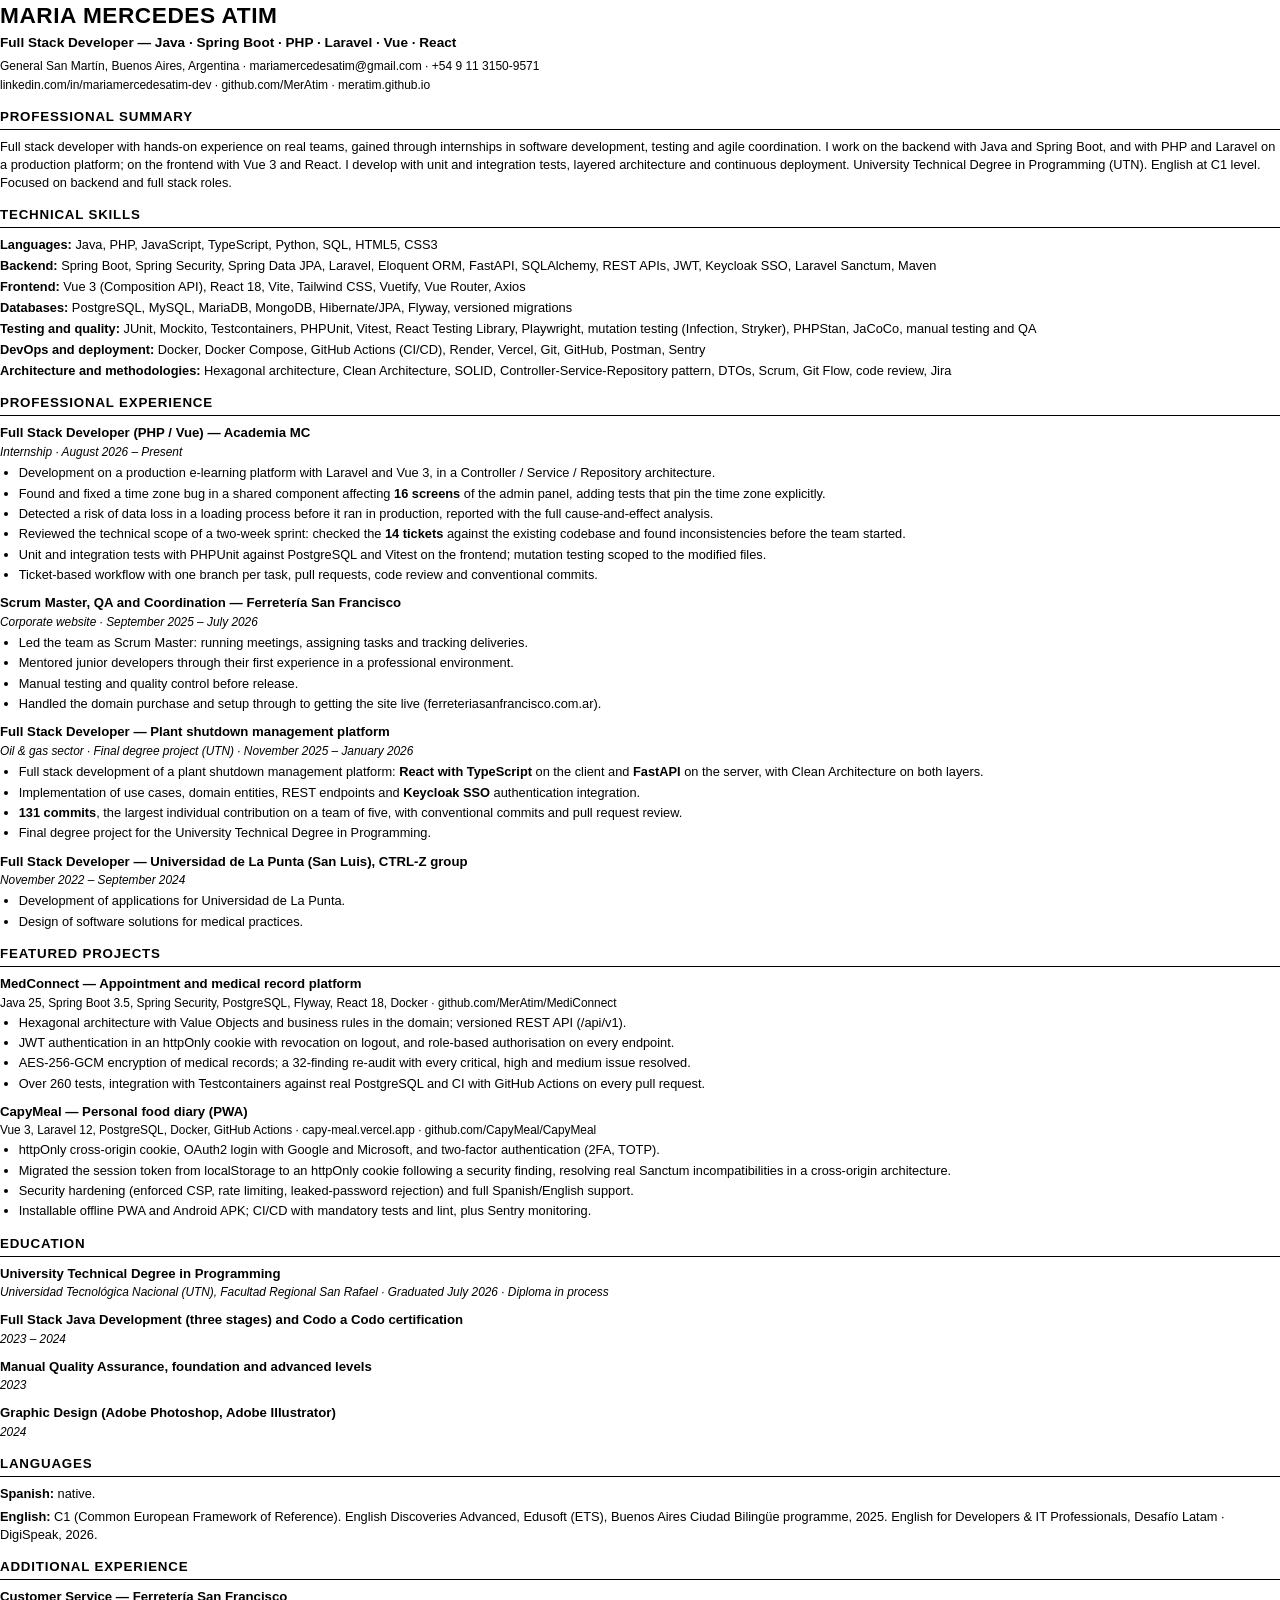
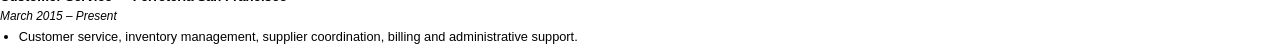
<file: cv/cv-en.html>
<!DOCTYPE html>
<html lang="en">
<head>
<meta charset="UTF-8">
<title>Maria Mercedes Atim - Resume</title>
<style>
  /* CV optimizado para ATS: una sola columna, sin tablas, sin imagenes,
     sin cajas de texto, encabezados estandar y texto seleccionable. */
  @page { size: A4; margin: 13mm 14mm; }

  * { margin: 0; padding: 0; box-sizing: border-box; }

  body {
    font-family: Arial, Helvetica, sans-serif;
    font-size: 9.6pt;
    line-height: 1.38;
    color: #000;
    background: #fff;
  }

  h1 {
    font-size: 17pt;
    letter-spacing: 0.4pt;
    margin-bottom: 2pt;
  }

  .headline {
    font-size: 10.2pt;
    font-weight: bold;
    margin-bottom: 4pt;
  }

  .contact { font-size: 9pt; margin-bottom: 2pt; }
  .contact a { color: #000; text-decoration: none; }

  h2 {
    font-size: 10pt;
    text-transform: uppercase;
    letter-spacing: 0.6pt;
    border-bottom: 1pt solid #000;
    padding-bottom: 2pt;
    margin: 11pt 0 6pt;
  }

  h3 { font-size: 9.9pt; margin-bottom: 1pt; }

  .meta {
    font-size: 8.9pt;
    font-style: italic;
    margin-bottom: 3pt;
  }

  .role { margin-bottom: 8pt; }
  .role:last-child { margin-bottom: 0; }

  ul { margin: 0 0 0 14pt; }
  li { margin-bottom: 2pt; }

  p { margin-bottom: 4pt; }

  .skills p { margin-bottom: 2.5pt; }
  .skills strong { display: inline; }

  .tech { font-size: 8.9pt; margin-bottom: 2pt; }

  /* Evita que un bloque se corte entre paginas */
  .role, .skills p { page-break-inside: avoid; }
  h2 { page-break-after: avoid; }
</style>
</head>
<body>

<h1>MARIA MERCEDES ATIM</h1>
<p class="headline">Full Stack Developer &mdash; Java &middot; Spring Boot &middot; PHP &middot; Laravel &middot; Vue &middot; React</p>
<p class="contact">General San Martín, Buenos Aires, Argentina &middot; mariamercedesatim@gmail.com &middot; +54 9 11 3150-9571</p>
<p class="contact">linkedin.com/in/mariamercedesatim-dev &middot; github.com/MerAtim &middot; meratim.github.io</p>

<h2>Professional Summary</h2>
<p>
Full stack developer with hands-on experience on real teams, gained through internships in software
development, testing and agile coordination. I work on the backend with Java and Spring Boot, and with
PHP and Laravel on a production platform; on the frontend with Vue 3 and React. I develop with unit and
integration tests, layered architecture and continuous deployment. University Technical Degree in
Programming (UTN). English at C1 level. Focused on backend and full stack roles.
</p>

<h2>Technical Skills</h2>
<div class="skills">
  <p><strong>Languages:</strong> Java, PHP, JavaScript, TypeScript, Python, SQL, HTML5, CSS3</p>
  <p><strong>Backend:</strong> Spring Boot, Spring Security, Spring Data JPA, Laravel, Eloquent ORM, FastAPI, SQLAlchemy, REST APIs, JWT, Keycloak SSO, Laravel Sanctum, Maven</p>
  <p><strong>Frontend:</strong> Vue 3 (Composition API), React 18, Vite, Tailwind CSS, Vuetify, Vue Router, Axios</p>
  <p><strong>Databases:</strong> PostgreSQL, MySQL, MariaDB, MongoDB, Hibernate/JPA, Flyway, versioned migrations</p>
  <p><strong>Testing and quality:</strong> JUnit, Mockito, Testcontainers, PHPUnit, Vitest, React Testing Library, Playwright, mutation testing (Infection, Stryker), PHPStan, JaCoCo, manual testing and QA</p>
  <p><strong>DevOps and deployment:</strong> Docker, Docker Compose, GitHub Actions (CI/CD), Render, Vercel, Git, GitHub, Postman, Sentry</p>
  <p><strong>Architecture and methodologies:</strong> Hexagonal architecture, Clean Architecture, SOLID, Controller-Service-Repository pattern, DTOs, Scrum, Git Flow, code review, Jira</p>
</div>

<h2>Professional Experience</h2>

<div class="role">
  <h3>Full Stack Developer (PHP / Vue) &mdash; Academia MC</h3>
  <p class="meta">Internship &middot; August 2026 &ndash; Present</p>
  <ul>
    <li>Development on a production e-learning platform with Laravel and Vue 3, in a Controller / Service / Repository architecture.</li>
    <li>Found and fixed a time zone bug in a shared component affecting <strong>16 screens</strong> of the admin panel, adding tests that pin the time zone explicitly.</li>
    <li>Detected a risk of data loss in a loading process before it ran in production, reported with the full cause-and-effect analysis.</li>
    <li>Reviewed the technical scope of a two-week sprint: checked the <strong>14 tickets</strong> against the existing codebase and found inconsistencies before the team started.</li>
    <li>Unit and integration tests with PHPUnit against PostgreSQL and Vitest on the frontend; mutation testing scoped to the modified files.</li>
    <li>Ticket-based workflow with one branch per task, pull requests, code review and conventional commits.</li>
  </ul>
</div>

<div class="role">
  <h3>Scrum Master, QA and Coordination &mdash; Ferretería San Francisco</h3>
  <p class="meta">Corporate website &middot; September 2025 &ndash; July 2026</p>
  <ul>
    <li>Led the team as Scrum Master: running meetings, assigning tasks and tracking deliveries.</li>
    <li>Mentored junior developers through their first experience in a professional environment.</li>
    <li>Manual testing and quality control before release.</li>
    <li>Handled the domain purchase and setup through to getting the site live (ferreteriasanfrancisco.com.ar).</li>
  </ul>
</div>

<div class="role">
  <h3>Full Stack Developer &mdash; Plant shutdown management platform</h3>
  <p class="meta">Oil &amp; gas sector &middot; Final degree project (UTN) &middot; November 2025 &ndash; January 2026</p>
  <ul>
    <li>Full stack development of a plant shutdown management platform: <strong>React with TypeScript</strong> on the client and <strong>FastAPI</strong> on the server, with Clean Architecture on both layers.</li>
    <li>Implementation of use cases, domain entities, REST endpoints and <strong>Keycloak SSO</strong> authentication integration.</li>
    <li><strong>131 commits</strong>, the largest individual contribution on a team of five, with conventional commits and pull request review.</li>
    <li>Final degree project for the University Technical Degree in Programming.</li>
  </ul>
</div>

<div class="role">
  <h3>Full Stack Developer &mdash; Universidad de La Punta (San Luis), CTRL-Z group</h3>
  <p class="meta">November 2022 &ndash; September 2024</p>
  <ul>
    <li>Development of applications for Universidad de La Punta.</li>
    <li>Design of software solutions for medical practices.</li>
  </ul>
</div>

<h2>Featured Projects</h2>

<div class="role">
  <h3>MedConnect &mdash; Appointment and medical record platform</h3>
  <p class="tech">Java 25, Spring Boot 3.5, Spring Security, PostgreSQL, Flyway, React 18, Docker &middot; github.com/MerAtim/MediConnect</p>
  <ul>
    <li>Hexagonal architecture with Value Objects and business rules in the domain; versioned REST API (/api/v1).</li>
    <li>JWT authentication in an httpOnly cookie with revocation on logout, and role-based authorisation on every endpoint.</li>
    <li>AES-256-GCM encryption of medical records; a 32-finding re-audit with every critical, high and medium issue resolved.</li>
    <li>Over 260 tests, integration with Testcontainers against real PostgreSQL and CI with GitHub Actions on every pull request.</li>
  </ul>
</div>

<div class="role">
  <h3>CapyMeal &mdash; Personal food diary (PWA)</h3>
  <p class="tech">Vue 3, Laravel 12, PostgreSQL, Docker, GitHub Actions &middot; capy-meal.vercel.app &middot; github.com/CapyMeal/CapyMeal</p>
  <ul>
    <li>httpOnly cross-origin cookie, OAuth2 login with Google and Microsoft, and two-factor authentication (2FA, TOTP).</li>
    <li>Migrated the session token from localStorage to an httpOnly cookie following a security finding, resolving real Sanctum incompatibilities in a cross-origin architecture.</li>
    <li>Security hardening (enforced CSP, rate limiting, leaked-password rejection) and full Spanish/English support.</li>
    <li>Installable offline PWA and Android APK; CI/CD with mandatory tests and lint, plus Sentry monitoring.</li>
  </ul>
</div>

<h2>Education</h2>

<div class="role">
  <h3>University Technical Degree in Programming</h3>
  <p class="meta">Universidad Tecnológica Nacional (UTN), Facultad Regional San Rafael &middot; Graduated July 2026 &middot; Diploma in process</p>
</div>

<div class="role">
  <h3>Full Stack Java Development (three stages) and Codo a Codo certification</h3>
  <p class="meta">2023 &ndash; 2024</p>
</div>

<div class="role">
  <h3>Manual Quality Assurance, foundation and advanced levels</h3>
  <p class="meta">2023</p>
</div>

<div class="role">
  <h3>Graphic Design (Adobe Photoshop, Adobe Illustrator)</h3>
  <p class="meta">2024</p>
</div>

<h2>Languages</h2>
<p><strong>Spanish:</strong> native.</p>
<p><strong>English:</strong> C1 (Common European Framework of Reference). English Discoveries Advanced, Edusoft (ETS), Buenos Aires Ciudad Bilingüe programme, 2025. English for Developers &amp; IT Professionals, Desafío Latam &middot; DigiSpeak, 2026.</p>

<h2>Additional Experience</h2>
<div class="role">
  <h3>Customer Service &mdash; Ferretería San Francisco</h3>
  <p class="meta">March 2015 &ndash; Present</p>
  <ul>
    <li>Customer service, inventory management, supplier coordination, billing and administrative support.</li>
  </ul>
</div>

</body>
</html>
</file>
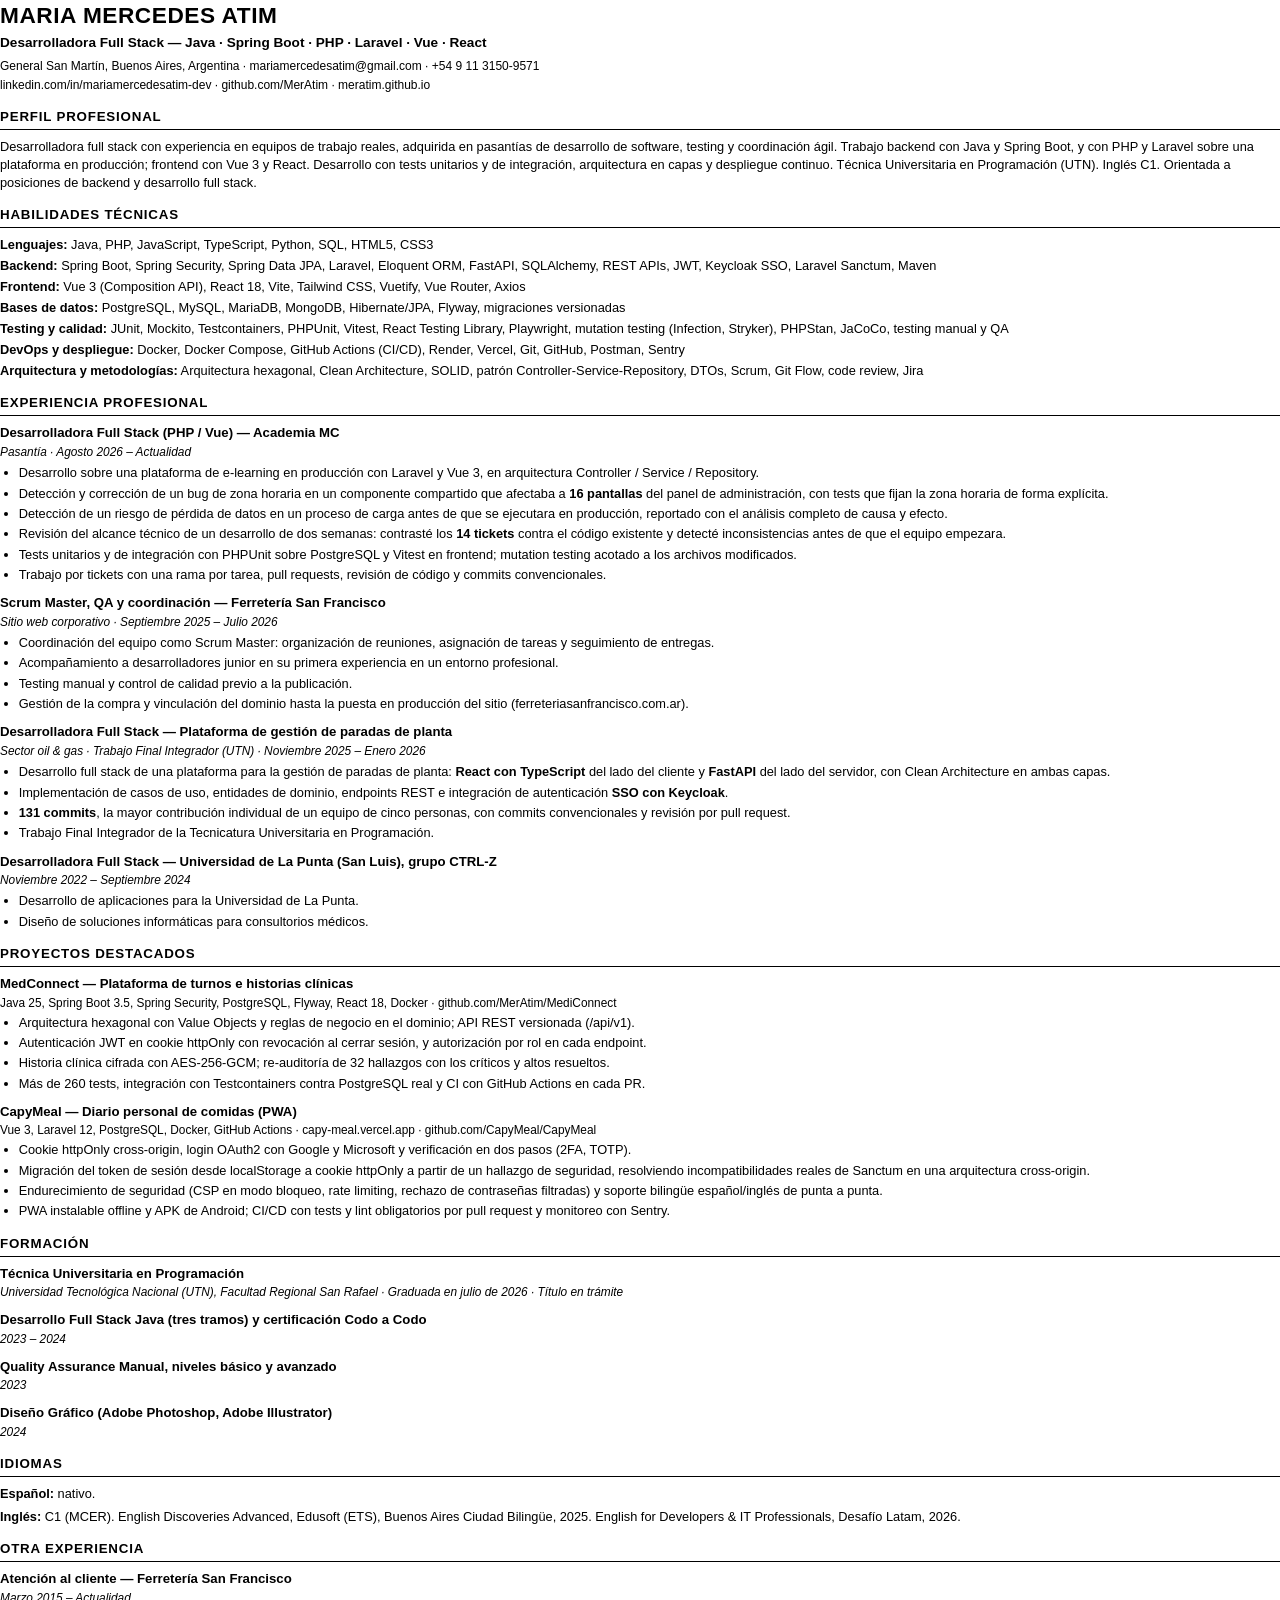
<file: cv/cv-es.html>
<!DOCTYPE html>
<html lang="es">
<head>
<meta charset="UTF-8">
<title>Maria Mercedes Atim - CV</title>
<style>
  /* CV optimizado para ATS: una sola columna, sin tablas, sin imagenes,
     sin cajas de texto, encabezados estandar y texto seleccionable. */
  @page { size: A4; margin: 13mm 14mm; }

  * { margin: 0; padding: 0; box-sizing: border-box; }

  body {
    font-family: Arial, Helvetica, sans-serif;
    font-size: 9.6pt;
    line-height: 1.38;
    color: #000;
    background: #fff;
  }

  h1 {
    font-size: 17pt;
    letter-spacing: 0.4pt;
    margin-bottom: 2pt;
  }

  .headline {
    font-size: 10.2pt;
    font-weight: bold;
    margin-bottom: 4pt;
  }

  .contact { font-size: 9pt; margin-bottom: 2pt; }
  .contact a { color: #000; text-decoration: none; }

  h2 {
    font-size: 10pt;
    text-transform: uppercase;
    letter-spacing: 0.6pt;
    border-bottom: 1pt solid #000;
    padding-bottom: 2pt;
    margin: 11pt 0 6pt;
  }

  h3 { font-size: 9.9pt; margin-bottom: 1pt; }

  .meta {
    font-size: 8.9pt;
    font-style: italic;
    margin-bottom: 3pt;
  }

  .role { margin-bottom: 8pt; }
  .role:last-child { margin-bottom: 0; }

  ul { margin: 0 0 0 14pt; }
  li { margin-bottom: 2pt; }

  p { margin-bottom: 4pt; }

  .skills p { margin-bottom: 2.5pt; }
  .skills strong { display: inline; }

  .tech { font-size: 8.9pt; margin-bottom: 2pt; }

  /* Evita que un bloque se corte entre paginas */
  .role, .skills p { page-break-inside: avoid; }
  h2 { page-break-after: avoid; }
</style>
</head>
<body>

<h1>MARIA MERCEDES ATIM</h1>
<p class="headline">Desarrolladora Full Stack &mdash; Java &middot; Spring Boot &middot; PHP &middot; Laravel &middot; Vue &middot; React</p>
<p class="contact">General San Martín, Buenos Aires, Argentina &middot; mariamercedesatim@gmail.com &middot; +54 9 11 3150-9571</p>
<p class="contact">linkedin.com/in/mariamercedesatim-dev &middot; github.com/MerAtim &middot; meratim.github.io</p>

<h2>Perfil profesional</h2>
<p>
Desarrolladora full stack con experiencia en equipos de trabajo reales, adquirida en pasantías de
desarrollo de software, testing y coordinación ágil. Trabajo backend con Java y Spring Boot, y con
PHP y Laravel sobre una plataforma en producción; frontend con Vue 3 y React. Desarrollo con tests
unitarios y de integración, arquitectura en capas y despliegue continuo. Técnica Universitaria en
Programación (UTN). Inglés C1. Orientada a posiciones de backend y desarrollo full stack.
</p>

<h2>Habilidades técnicas</h2>
<div class="skills">
  <p><strong>Lenguajes:</strong> Java, PHP, JavaScript, TypeScript, Python, SQL, HTML5, CSS3</p>
  <p><strong>Backend:</strong> Spring Boot, Spring Security, Spring Data JPA, Laravel, Eloquent ORM, FastAPI, SQLAlchemy, REST APIs, JWT, Keycloak SSO, Laravel Sanctum, Maven</p>
  <p><strong>Frontend:</strong> Vue 3 (Composition API), React 18, Vite, Tailwind CSS, Vuetify, Vue Router, Axios</p>
  <p><strong>Bases de datos:</strong> PostgreSQL, MySQL, MariaDB, MongoDB, Hibernate/JPA, Flyway, migraciones versionadas</p>
  <p><strong>Testing y calidad:</strong> JUnit, Mockito, Testcontainers, PHPUnit, Vitest, React Testing Library, Playwright, mutation testing (Infection, Stryker), PHPStan, JaCoCo, testing manual y QA</p>
  <p><strong>DevOps y despliegue:</strong> Docker, Docker Compose, GitHub Actions (CI/CD), Render, Vercel, Git, GitHub, Postman, Sentry</p>
  <p><strong>Arquitectura y metodologías:</strong> Arquitectura hexagonal, Clean Architecture, SOLID, patrón Controller-Service-Repository, DTOs, Scrum, Git Flow, code review, Jira</p>
</div>

<h2>Experiencia profesional</h2>

<div class="role">
  <h3>Desarrolladora Full Stack (PHP / Vue) &mdash; Academia MC</h3>
  <p class="meta">Pasantía &middot; Agosto 2026 &ndash; Actualidad</p>
  <ul>
    <li>Desarrollo sobre una plataforma de e-learning en producción con Laravel y Vue 3, en arquitectura Controller / Service / Repository.</li>
    <li>Detección y corrección de un bug de zona horaria en un componente compartido que afectaba a <strong>16 pantallas</strong> del panel de administración, con tests que fijan la zona horaria de forma explícita.</li>
    <li>Detección de un riesgo de pérdida de datos en un proceso de carga antes de que se ejecutara en producción, reportado con el análisis completo de causa y efecto.</li>
    <li>Revisión del alcance técnico de un desarrollo de dos semanas: contrasté los <strong>14 tickets</strong> contra el código existente y detecté inconsistencias antes de que el equipo empezara.</li>
    <li>Tests unitarios y de integración con PHPUnit sobre PostgreSQL y Vitest en frontend; mutation testing acotado a los archivos modificados.</li>
    <li>Trabajo por tickets con una rama por tarea, pull requests, revisión de código y commits convencionales.</li>
  </ul>
</div>

<div class="role">
  <h3>Scrum Master, QA y coordinación &mdash; Ferretería San Francisco</h3>
  <p class="meta">Sitio web corporativo &middot; Septiembre 2025 &ndash; Julio 2026</p>
  <ul>
    <li>Coordinación del equipo como Scrum Master: organización de reuniones, asignación de tareas y seguimiento de entregas.</li>
    <li>Acompañamiento a desarrolladores junior en su primera experiencia en un entorno profesional.</li>
    <li>Testing manual y control de calidad previo a la publicación.</li>
    <li>Gestión de la compra y vinculación del dominio hasta la puesta en producción del sitio (ferreteriasanfrancisco.com.ar).</li>
  </ul>
</div>

<div class="role">
  <h3>Desarrolladora Full Stack &mdash; Plataforma de gestión de paradas de planta</h3>
  <p class="meta">Sector oil &amp; gas &middot; Trabajo Final Integrador (UTN) &middot; Noviembre 2025 &ndash; Enero 2026</p>
  <ul>
    <li>Desarrollo full stack de una plataforma para la gestión de paradas de planta: <strong>React con TypeScript</strong> del lado del cliente y <strong>FastAPI</strong> del lado del servidor, con Clean Architecture en ambas capas.</li>
    <li>Implementación de casos de uso, entidades de dominio, endpoints REST e integración de autenticación <strong>SSO con Keycloak</strong>.</li>
    <li><strong>131 commits</strong>, la mayor contribución individual de un equipo de cinco personas, con commits convencionales y revisión por pull request.</li>
    <li>Trabajo Final Integrador de la Tecnicatura Universitaria en Programación.</li>
  </ul>
</div>

<div class="role">
  <h3>Desarrolladora Full Stack &mdash; Universidad de La Punta (San Luis), grupo CTRL-Z</h3>
  <p class="meta">Noviembre 2022 &ndash; Septiembre 2024</p>
  <ul>
    <li>Desarrollo de aplicaciones para la Universidad de La Punta.</li>
    <li>Diseño de soluciones informáticas para consultorios médicos.</li>
  </ul>
</div>

<h2>Proyectos destacados</h2>

<div class="role">
  <h3>MedConnect &mdash; Plataforma de turnos e historias clínicas</h3>
  <p class="tech">Java 25, Spring Boot 3.5, Spring Security, PostgreSQL, Flyway, React 18, Docker &middot; github.com/MerAtim/MediConnect</p>
  <ul>
    <li>Arquitectura hexagonal con Value Objects y reglas de negocio en el dominio; API REST versionada (/api/v1).</li>
    <li>Autenticación JWT en cookie httpOnly con revocación al cerrar sesión, y autorización por rol en cada endpoint.</li>
    <li>Historia clínica cifrada con AES-256-GCM; re-auditoría de 32 hallazgos con los críticos y altos resueltos.</li>
    <li>Más de 260 tests, integración con Testcontainers contra PostgreSQL real y CI con GitHub Actions en cada PR.</li>
  </ul>
</div>

<div class="role">
  <h3>CapyMeal &mdash; Diario personal de comidas (PWA)</h3>
  <p class="tech">Vue 3, Laravel 12, PostgreSQL, Docker, GitHub Actions &middot; capy-meal.vercel.app &middot; github.com/CapyMeal/CapyMeal</p>
  <ul>
    <li>Cookie httpOnly cross-origin, login OAuth2 con Google y Microsoft y verificación en dos pasos (2FA, TOTP).</li>
    <li>Migración del token de sesión desde localStorage a cookie httpOnly a partir de un hallazgo de seguridad, resolviendo incompatibilidades reales de Sanctum en una arquitectura cross-origin.</li>
    <li>Endurecimiento de seguridad (CSP en modo bloqueo, rate limiting, rechazo de contraseñas filtradas) y soporte bilingüe español/inglés de punta a punta.</li>
    <li>PWA instalable offline y APK de Android; CI/CD con tests y lint obligatorios por pull request y monitoreo con Sentry.</li>
  </ul>
</div>

<h2>Formación</h2>

<div class="role">
  <h3>Técnica Universitaria en Programación</h3>
  <p class="meta">Universidad Tecnológica Nacional (UTN), Facultad Regional San Rafael &middot; Graduada en julio de 2026 &middot; Título en trámite</p>
</div>

<div class="role">
  <h3>Desarrollo Full Stack Java (tres tramos) y certificación Codo a Codo</h3>
  <p class="meta">2023 &ndash; 2024</p>
</div>

<div class="role">
  <h3>Quality Assurance Manual, niveles básico y avanzado</h3>
  <p class="meta">2023</p>
</div>

<div class="role">
  <h3>Diseño Gráfico (Adobe Photoshop, Adobe Illustrator)</h3>
  <p class="meta">2024</p>
</div>

<h2>Idiomas</h2>
<p><strong>Español:</strong> nativo.</p>
<p><strong>Inglés:</strong> C1 (MCER). English Discoveries Advanced, Edusoft (ETS), Buenos Aires Ciudad Bilingüe, 2025. English for Developers &amp; IT Professionals, Desafío Latam, 2026.</p>

<h2>Otra experiencia</h2>
<div class="role">
  <h3>Atención al cliente &mdash; Ferretería San Francisco</h3>
  <p class="meta">Marzo 2015 &ndash; Actualidad</p>
  <ul>
    <li>Atención al cliente, gestión de inventario, coordinación con proveedores, facturación y soporte administrativo.</li>
  </ul>
</div>

</body>
</html>
</file>
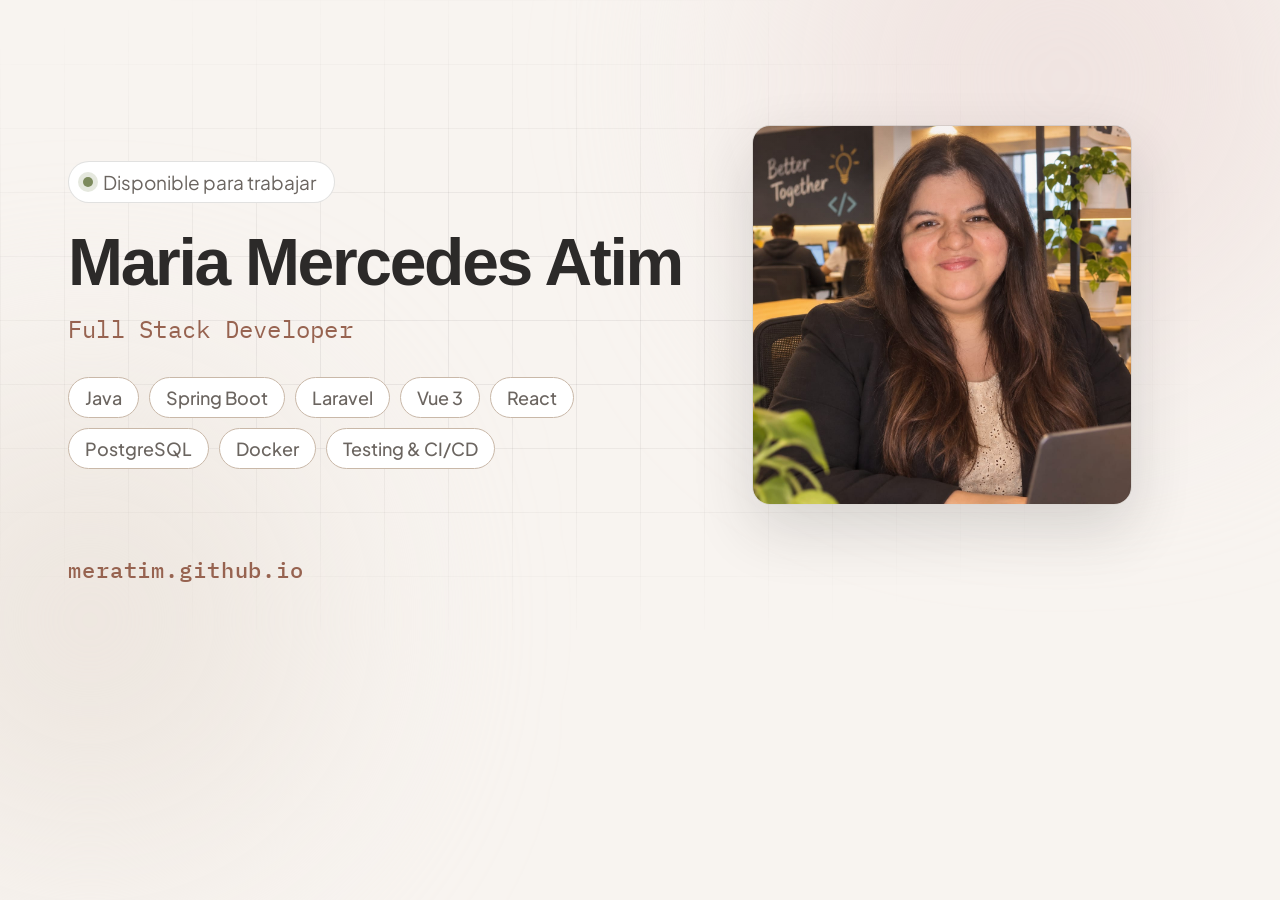
<file: tools/og-card.html>
<!DOCTYPE html>
<html lang="es">
<head>
<meta charset="UTF-8">
<title>Tarjeta de vista previa</title>
<link href="https://api.fontshare.com/v2/css?f[]=satoshi@700,900&display=swap" rel="stylesheet">
<link href="https://fonts.googleapis.com/css2?family=Plus+Jakarta+Sans:wght@400;500;600&family=IBM+Plex+Mono:wght@500&display=swap" rel="stylesheet">
<style>
  /* Lienzo de 1200x630, la proporción que piden LinkedIn, WhatsApp y X. */
  * { margin: 0; padding: 0; box-sizing: border-box; }

  body {
    width: 1200px;
    height: 630px;
    overflow: hidden;
    position: relative;
    background: #F8F4F0;
    font-family: 'Plus Jakarta Sans', sans-serif;
    color: #2C2A29;
  }

  .orb {
    position: absolute;
    border-radius: 50%;
    filter: blur(90px);
  }
  .orb--1 { width: 560px; height: 560px; top: -200px; right: -140px;
            background: #F0E4E1; filter: blur(110px); }
  .orb--2 { width: 460px; height: 460px; bottom: -220px; left: -140px;
            background: #EDE6DF; filter: blur(110px); }

  .grid {
    position: absolute; inset: 0;
    background-image:
      linear-gradient(rgba(44,42,41,.07) 1px, transparent 1px),
      linear-gradient(90deg, rgba(44,42,41,.07) 1px, transparent 1px);
    background-size: 64px 64px;
    mask-image: radial-gradient(ellipse 80% 70% at 40% 50%, #000 20%, transparent 80%);
    -webkit-mask-image: radial-gradient(ellipse 80% 70% at 40% 50%, #000 20%, transparent 80%);
  }

  .wrap {
    position: relative; z-index: 2;
    height: 100%;
    display: grid;
    grid-template-columns: 1fr 380px;
    align-items: center;
    gap: 56px;
    padding: 64px 68px;
  }

  .eyebrow {
    display: inline-flex; align-items: center; gap: 10px;
    padding: 8px 18px 8px 14px;
    border: 1px solid rgba(44,42,41,.14);
    border-radius: 999px;
    background: #FFFFFF;
    font-size: 19px; color: #6B6560;
    margin-bottom: 26px;
  }
  .dot { width: 10px; height: 10px; border-radius: 50%; background: #7C8A5C;
         box-shadow: 0 0 0 5px rgba(124,138,92,.20); }

  h1 { font-family: 'Satoshi', sans-serif; font-size: 66px; font-weight: 900;
       line-height: 1.02; letter-spacing: -.035em; margin-bottom: 16px; }

  .role { font-family: 'IBM Plex Mono', monospace; font-size: 24px;
          color: #976350; margin-bottom: 32px; letter-spacing: .01em; }

  .chips { display: flex; flex-wrap: wrap; gap: 10px; max-width: 660px; }
  .chip { padding: 8px 16px; border-radius: 999px; font-size: 18px; font-weight: 500;
          border: 1px solid #C9B8A8; background: #FFFFFF; color: #6B6560; }

  .photo {
    width: 380px; height: 380px;
    border-radius: 18px; overflow: hidden;
    border: 1px solid rgba(44,42,41,.14);
    box-shadow: 0 24px 60px rgba(44,42,41,.16);
    position: relative;
  }
  .photo img { width: 100%; height: 100%; object-fit: cover; display: block; }
  .photo::after { content:""; position:absolute; inset:0;
                  background: linear-gradient(150deg, rgba(160,105,85,.12), transparent 45%); }

  .url {
    position: absolute; left: 68px; bottom: 46px; z-index: 3;
    font-family: 'IBM Plex Mono', monospace; font-size: 22px; font-weight: 500;
    color: #976350; letter-spacing: .04em;
  }
</style>
</head>
<body>
  <div class="orb orb--1"></div>
  <div class="orb orb--2"></div>
  <div class="grid"></div>

  <div class="wrap">
    <div>
      <div class="eyebrow"><span class="dot"></span> Disponible para trabajar</div>
      <h1>Maria Mercedes Atim</h1>
      <div class="role">Full Stack Developer</div>
      <div class="chips">
        <span class="chip">Java</span>
        <span class="chip">Spring Boot</span>
        <span class="chip">Laravel</span>
        <span class="chip">Vue 3</span>
        <span class="chip">React</span>
        <span class="chip">PostgreSQL</span>
        <span class="chip">Docker</span>
        <span class="chip">Testing &amp; CI/CD</span>
      </div>
    </div>
    <div class="photo"><img src="../assets/Meratim.jpeg" alt=""></div>
  </div>

  <div class="url">meratim.github.io</div>
</body>
</html>
</file>
